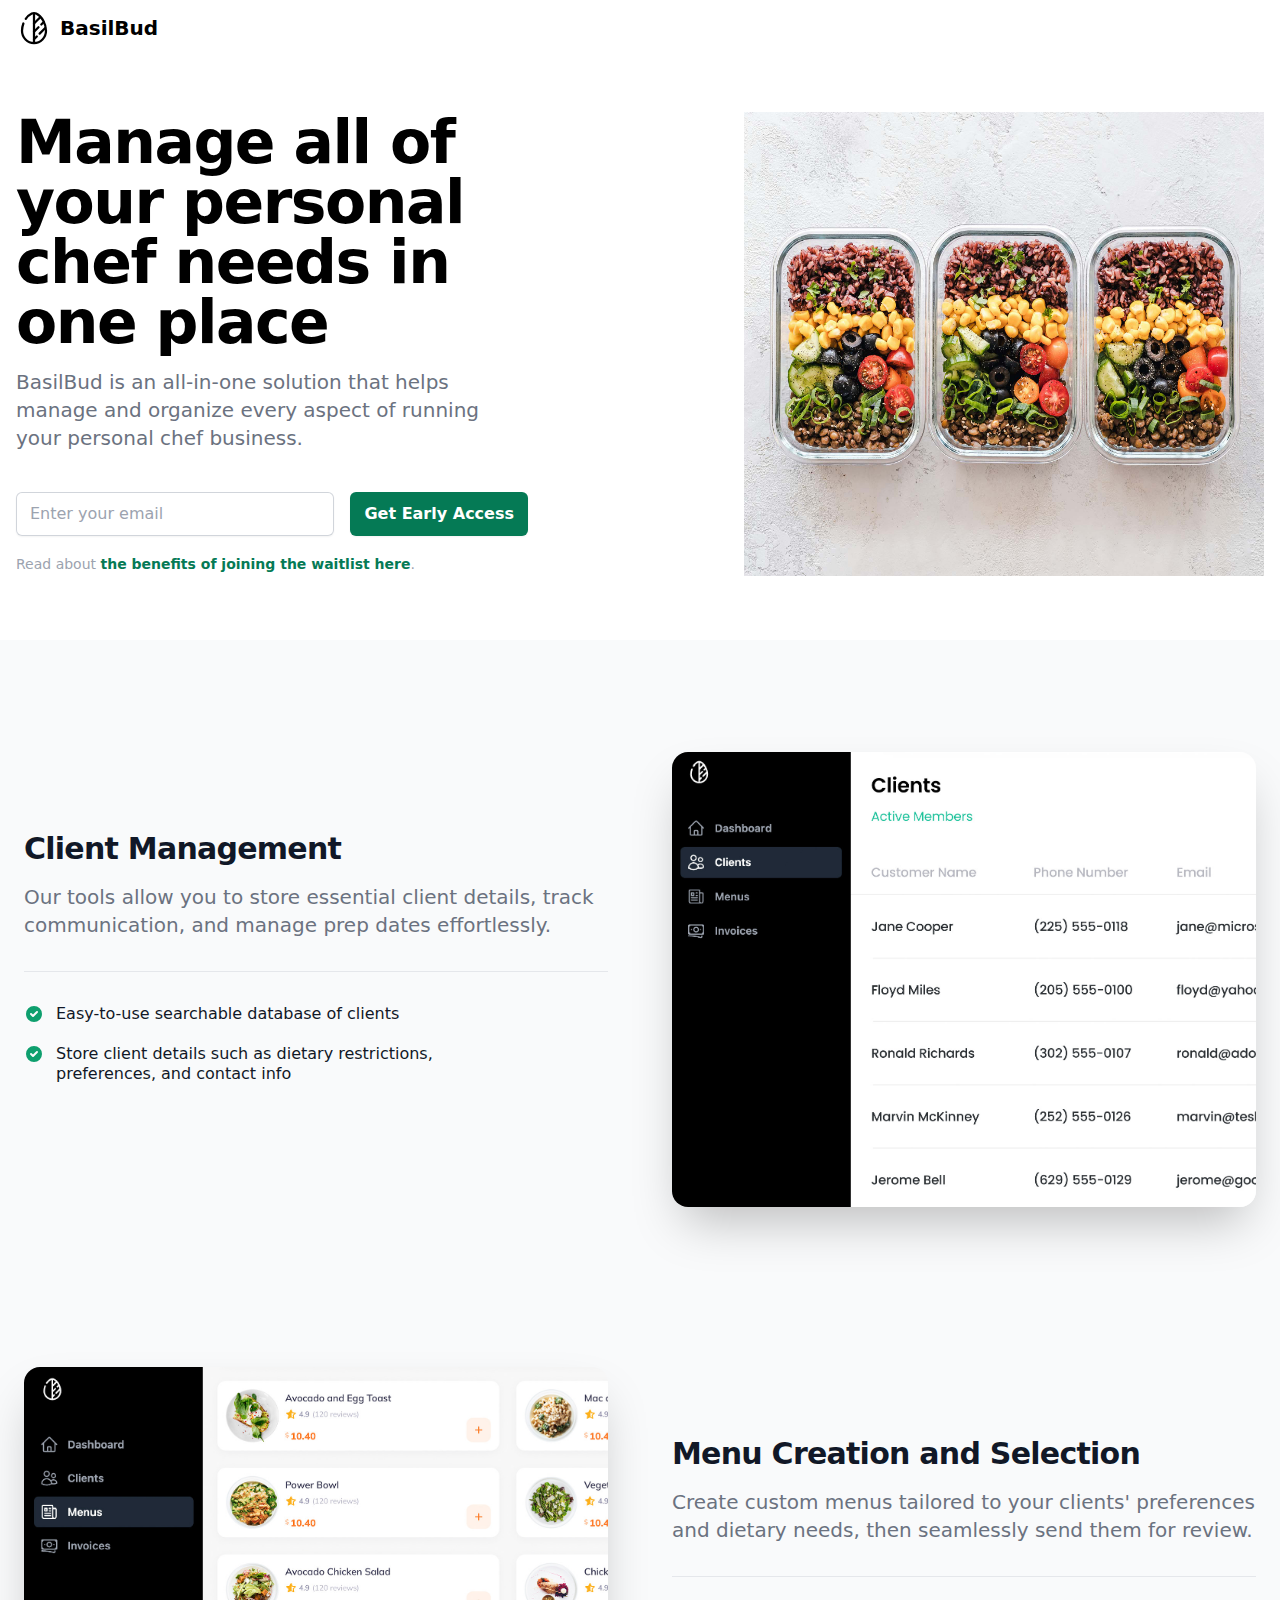
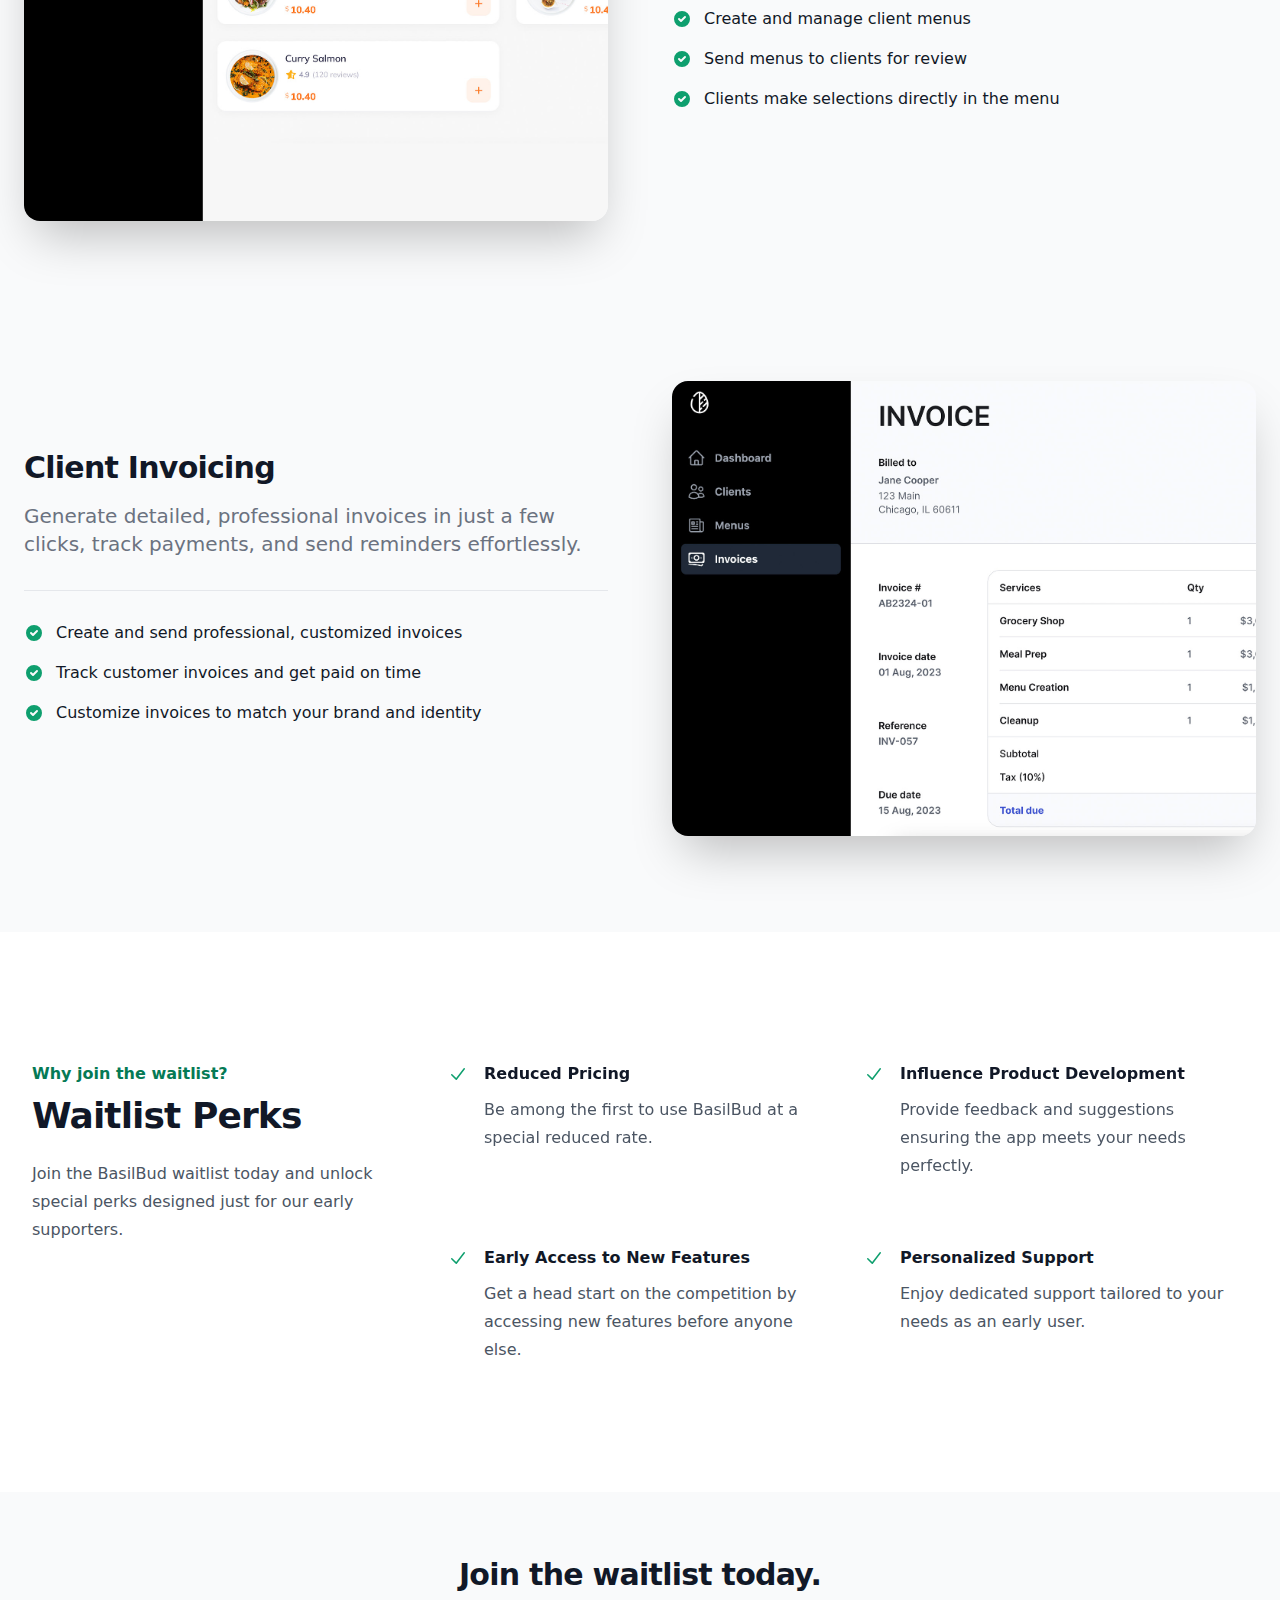
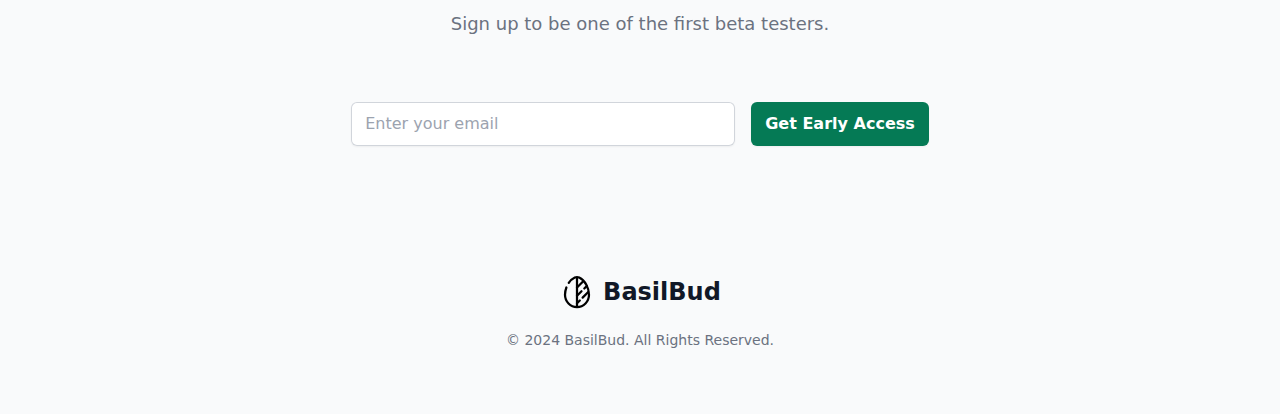
<file: index.html>
<!DOCTYPE html>
 <html lang="en">
<head>
  <link rel="canonical" href="https://basilbud.com" />
  <meta charset="UTF-8">
  <meta http-equiv="X-UA-Compatible" content="IE=edge">
  <meta name="viewport" content="width=device-width, initial-scale=1.0">
  <title>BasilBud - Personal Chef App</title>

  <!-- Meta SEO -->
  <meta name="title" content="BasilBud - Personal Chef App">
  <meta name="description" content="Manage all of your personal chef needs in one place.">
  <meta name="robots" content="index, follow">
  <meta http-equiv="Content-Type" content="text/html; charset=utf-8">
  <meta name="language" content="English">
  <meta name="author" content="BasilBud">

  <!-- Social media share -->
  <meta property="og:title" content="BasilBud - Personal Chef App">
  <meta property="og:site_name" content="BasilBud">
  <meta property="og:url" content="https://basilbud.com" />
  <meta property="og:description" content="Manage all of your personal chef needs in one place.">
  <meta property="og:type" content="" />
  <meta property="og:image" content="https://basilbud.com/images/screen.jpg" />
  <meta name="twitter:card" content="summary" />
  <meta name="twitter:site" content="@stevenwanderski" />
  <meta name="twitter:creator" content="@stevenwanderski" />

  <!-- Favicon -->
  <link rel="icon" type="image/png" href="/images/logo-leaf.svg">
  <link href="/output.css" rel="stylesheet">

  <script defer data-domain="basilbud.com" src="https://plausible.io/js/script.js"></script>
</head>

<body>
  <header class="fixed w-full">
    <nav class="bg-white border-gray-200 py-2.5 dark:bg-gray-900">
      <div class="flex flex-wrap items-center justify-between max-w-screen-xl px-4 mx-auto">
        <a href="/" class="flex items-center">
          <img src="/images/logo-leaf.svg" class="h-6 mr-2 sm:h-9" alt="BasilBud Logo" />
          <span class="self-center text-xl font-semibold whitespace-nowrap dark:text-white">BasilBud</span>
        </a>
      </div>
    </nav>
  </header>

  <!-- Start block -->
  <!-- HERO -->
  <section class="bg-white dark:bg-gray-900">
    <div class="grid max-w-screen-xl px-4 pt-20 pb-8 mx-auto lg:gap-8 xl:gap-0 lg:py-16 lg:grid-cols-12 lg:pt-28">
      <div class="mr-auto place-self-center lg:col-span-7">
        <h1 class="max-w-lg mb-4 text-4xl font-extrabold leading-none tracking-tight md:text-5xl xl:text-6xl dark:text-white">
          Manage all of your personal chef needs in one place
        </h1>

        <p class="max-w-lg mb-6 font-light text-gray-500 lg:mb-8 md:text-lg lg:text-xl dark:text-gray-400">
          BasilBud is an all-in-one solution that helps manage and organize every aspect of running your personal chef business.
        </p>

        <form class="mt-10 max-w-lg" name="waitlist" data-netlify="true" action="/success" method="POST">
          <div class="flex gap-x-4">
            <label for="email-address" class="sr-only">Email address</label>
            <input id="email-address" name="email" type="email" autocomplete="email" required class="min-w-0 flex-auto rounded-md border-0 px-3.5 py-2 text-gray-900 shadow-sm ring-1 ring-inset ring-gray-300 placeholder:text-gray-400 focus:ring-2 focus:ring-inset focus:ring-green-600 sm:text-md sm:leading-6" placeholder="Enter your email">
            <button type="submit" class="flex-none rounded-md bg-green-600 px-3.5 py-2.5 text-md font-semibold text-white shadow-sm hover:bg-green-500 focus-visible:outline focus-visible:outline-2 focus-visible:outline-offset-2 focus-visible:outline-green-600">
              Get Early Access
            </button>
          </div>
          <p class="mt-4 text-sm leading-6 text-gray-400">
            Read about <a href="#benefits" class="font-semibold text-green-600 hover:text-green-500">the benefits of joining the waitlist here</a>.
          </p>
        </form>
      </div>

      <div class="hidden lg:mt-0 lg:col-span-5 lg:flex">
        <img src="/images/hero.jpg" />
      </div>
    </div>
  </section>
  <!-- End block -->

  <!-- Start block -->
  <!-- FEATURES -->
  <section class="bg-gray-50 dark:bg-gray-800">
    <div class="max-w-screen-xl px-4 py-8 mx-auto space-y-32 lg:space-y-36 lg:py-24 lg:px-6">

      <!-- Row -->
      <div class="items-center gap-8 lg:grid lg:grid-cols-2 xl:gap-16">
        <div class="text-gray-500 sm:text-lg dark:text-gray-400">
          <h2 class="mb-4 text-3xl font-extrabold tracking-tight text-gray-900 dark:text-white">
            Client Management
          </h2>
          <p class="mb-8 font-light lg:text-xl">
            Our tools allow you to store essential client details, track communication, and manage prep dates effortlessly.
          </p>

          <!-- List -->
          <ul role="list" class="pt-8 space-y-5 border-t border-gray-200 my-7 dark:border-gray-700">
            <li class="flex space-x-3">
              <!-- Icon -->
              <svg class="flex-shrink-0 w-5 h-5 text-green-500 dark:text-green-400" fill="currentColor" viewBox="0 0 20 20" xmlns="http://www.w3.org/2000/svg"><path fill-rule="evenodd" d="M10 18a8 8 0 100-16 8 8 0 000 16zm3.707-9.293a1 1 0 00-1.414-1.414L9 10.586 7.707 9.293a1 1 0 00-1.414 1.414l2 2a1 1 0 001.414 0l4-4z" clip-rule="evenodd"></path></svg>
              <span class="text-base font-medium leading-tight text-gray-900 dark:text-white">
                Easy-to-use searchable database of clients
              </span>
            </li>
            <li class="flex space-x-3">
              <!-- Icon -->
              <svg class="flex-shrink-0 w-5 h-5 text-green-500 dark:text-green-400" fill="currentColor" viewBox="0 0 20 20" xmlns="http://www.w3.org/2000/svg"><path fill-rule="evenodd" d="M10 18a8 8 0 100-16 8 8 0 000 16zm3.707-9.293a1 1 0 00-1.414-1.414L9 10.586 7.707 9.293a1 1 0 00-1.414 1.414l2 2a1 1 0 001.414 0l4-4z" clip-rule="evenodd"></path></svg>
              <span class="text-base max-w-sm font-medium leading-tight text-gray-900 dark:text-white">
                Store client details such as dietary restrictions, preferences, and contact info
              </span>
            </li>
          </ul>
        </div>
        <img class="w-full my-10 shadow-lg lg:w-full lg:my-4 rounded-2xl lg:mb-0 lg:flex lg:shadow-2xl" src="/images/screen-shot-clients.jpg" alt="dashboard feature image">
      </div>

      <!-- Row -->
      <div class="items-center lg:gap-8 grid lg:grid-cols-2 xl:gap-16">
        <img class="order-last lg:order-first w-full mt-10 shadow-lg lg:w-full lg:my-4 rounded-2xl lg:mb-0 lg:flex lg:shadow-2xl" src="/images/screen-shot-menus.jpg" alt="feature image 2">
        <div class="text-gray-500 sm:text-lg dark:text-gray-400">
          <h2 class="mb-4 text-3xl font-extrabold tracking-tight text-gray-900 dark:text-white">
            Menu Creation and Selection
          </h2>

          <p class="mb-8 font-light lg:text-xl">
            Create custom menus tailored to your clients' preferences and dietary needs, then seamlessly send them for review.
          </p>

          <!-- List -->
          <ul role="list" class="pt-8 space-y-5 border-t border-gray-200 mt-7 lg:my-7 dark:border-gray-700">
            <li class="flex space-x-3">
              <!-- Icon -->
              <svg class="flex-shrink-0 w-5 h-5 text-green-500 dark:text-green-400" fill="currentColor" viewBox="0 0 20 20" xmlns="http://www.w3.org/2000/svg"><path fill-rule="evenodd" d="M10 18a8 8 0 100-16 8 8 0 000 16zm3.707-9.293a1 1 0 00-1.414-1.414L9 10.586 7.707 9.293a1 1 0 00-1.414 1.414l2 2a1 1 0 001.414 0l4-4z" clip-rule="evenodd"></path></svg>
              <span class="text-base font-medium leading-tight text-gray-900 dark:text-white">
                Create and manage client menus
              </span>
            </li>
            <li class="flex space-x-3">
              <!-- Icon -->
              <svg class="flex-shrink-0 w-5 h-5 text-green-500 dark:text-green-400" fill="currentColor" viewBox="0 0 20 20" xmlns="http://www.w3.org/2000/svg"><path fill-rule="evenodd" d="M10 18a8 8 0 100-16 8 8 0 000 16zm3.707-9.293a1 1 0 00-1.414-1.414L9 10.586 7.707 9.293a1 1 0 00-1.414 1.414l2 2a1 1 0 001.414 0l4-4z" clip-rule="evenodd"></path></svg>
              <span class="text-base font-medium leading-tight text-gray-900 dark:text-white">
                Send menus to clients for review
              </span>
            </li>
            <li class="flex space-x-3">
              <!-- Icon -->
              <svg class="flex-shrink-0 w-5 h-5 text-green-500 dark:text-green-400" fill="currentColor" viewBox="0 0 20 20" xmlns="http://www.w3.org/2000/svg"><path fill-rule="evenodd" d="M10 18a8 8 0 100-16 8 8 0 000 16zm3.707-9.293a1 1 0 00-1.414-1.414L9 10.586 7.707 9.293a1 1 0 00-1.414 1.414l2 2a1 1 0 001.414 0l4-4z" clip-rule="evenodd"></path></svg>
              <span class="text-base font-medium leading-tight text-gray-900 dark:text-white">
                Clients make selections directly in the menu
              </span>
            </li>
          </ul>
        </div>
      </div>

      <!-- Row -->
      <div class="items-center gap-8 lg:grid lg:grid-cols-2 xl:gap-16">
        <div class="text-gray-500 sm:text-lg dark:text-gray-400">
          <h2 class="mb-4 text-3xl font-extrabold tracking-tight text-gray-900 dark:text-white">
            Client Invoicing
          </h2>
          <p class="mb-8 font-light lg:text-xl">
            Generate detailed, professional invoices in just a few clicks, track payments, and send reminders effortlessly.
          </p>

          <!-- List -->
          <ul role="list" class="pt-8 space-y-5 border-t border-gray-200 my-7 dark:border-gray-700">
            <li class="flex space-x-3">
              <!-- Icon -->
              <svg class="flex-shrink-0 w-5 h-5 text-green-500 dark:text-green-400" fill="currentColor" viewBox="0 0 20 20" xmlns="http://www.w3.org/2000/svg"><path fill-rule="evenodd" d="M10 18a8 8 0 100-16 8 8 0 000 16zm3.707-9.293a1 1 0 00-1.414-1.414L9 10.586 7.707 9.293a1 1 0 00-1.414 1.414l2 2a1 1 0 001.414 0l4-4z" clip-rule="evenodd"></path></svg>
              <span class="text-base font-medium leading-tight text-gray-900 dark:text-white">
                Create and send professional, customized invoices
              </span>
            </li>
            <li class="flex space-x-3">
              <!-- Icon -->
              <svg class="flex-shrink-0 w-5 h-5 text-green-500 dark:text-green-400" fill="currentColor" viewBox="0 0 20 20" xmlns="http://www.w3.org/2000/svg"><path fill-rule="evenodd" d="M10 18a8 8 0 100-16 8 8 0 000 16zm3.707-9.293a1 1 0 00-1.414-1.414L9 10.586 7.707 9.293a1 1 0 00-1.414 1.414l2 2a1 1 0 001.414 0l4-4z" clip-rule="evenodd"></path></svg>
              <span class="text-base font-medium leading-tight text-gray-900 dark:text-white">
                Track customer invoices and get paid on time
              </span>
            </li>
            <li class="flex space-x-3">
              <!-- Icon -->
              <svg class="flex-shrink-0 w-5 h-5 text-green-500 dark:text-green-400" fill="currentColor" viewBox="0 0 20 20" xmlns="http://www.w3.org/2000/svg"><path fill-rule="evenodd" d="M10 18a8 8 0 100-16 8 8 0 000 16zm3.707-9.293a1 1 0 00-1.414-1.414L9 10.586 7.707 9.293a1 1 0 00-1.414 1.414l2 2a1 1 0 001.414 0l4-4z" clip-rule="evenodd"></path></svg>
              <span class="text-base font-medium leading-tight text-gray-900 dark:text-white">
                Customize invoices to match your brand and identity
              </span>
            </li>
          </ul>
        </div>
        <img class="w-full my-10 shadow-lg lg:w-full lg:my-4 rounded-2xl lg:mb-0 lg:flex lg:shadow-2xl" src="/images/screen-shot-invoices.jpg" alt="dashboard feature image">
      </div>

    </div>

  </section>
  <!-- End block -->

  <!-- Start block -->
  <!-- WAITLIST BENEFITS -->
  <div id="benefits" class="bg-white py-24 sm:py-32">
    <div class="mx-auto max-w-7xl px-6 lg:px-8">
      <div class="mx-auto grid max-w-2xl grid-cols-1 gap-x-8 gap-y-16 sm:gap-y-20 lg:mx-0 lg:max-w-none lg:grid-cols-3">
        <div>
          <h2 class="text-base font-semibold leading-7 text-green-600">
            Why join the waitlist?
          </h2>

          <p class="mt-2 text-3xl font-bold tracking-tight text-gray-900 sm:text-4xl">
            Waitlist Perks
          </p>

          <p class="mt-6 text-base leading-7 text-gray-600">
            Join the BasilBud waitlist today and unlock special perks designed just for our early supporters.
          </p>
        </div>

        <dl class="col-span-2 grid grid-cols-1 gap-x-8 gap-y-10 text-base leading-7 text-gray-600 sm:grid-cols-2 lg:gap-y-16">
          <div class="relative pl-9">
            <dt class="font-semibold text-gray-900">
              <svg class="absolute left-0 top-1 h-5 w-5 text-green-500" viewBox="0 0 20 20" fill="currentColor" aria-hidden="true">
                <path fill-rule="evenodd" d="M16.704 4.153a.75.75 0 01.143 1.052l-8 10.5a.75.75 0 01-1.127.075l-4.5-4.5a.75.75 0 011.06-1.06l3.894 3.893 7.48-9.817a.75.75 0 011.05-.143z" clip-rule="evenodd" />
              </svg>
              Reduced Pricing
            </dt>
            <dd class="mt-2">
              Be among the first to use BasilBud at a special reduced rate.
            </dd>
          </div>
          <div class="relative pl-9">
            <dt class="font-semibold text-gray-900">
              <svg class="absolute left-0 top-1 h-5 w-5 text-green-500" viewBox="0 0 20 20" fill="currentColor" aria-hidden="true">
                <path fill-rule="evenodd" d="M16.704 4.153a.75.75 0 01.143 1.052l-8 10.5a.75.75 0 01-1.127.075l-4.5-4.5a.75.75 0 011.06-1.06l3.894 3.893 7.48-9.817a.75.75 0 011.05-.143z" clip-rule="evenodd" />
              </svg>
              Influence Product Development
            </dt>
            <dd class="mt-2">
              Provide feedback and suggestions ensuring the app meets your needs perfectly.
            </dd>
          </div>
          <div class="relative pl-9">
            <dt class="font-semibold text-gray-900">
              <svg class="absolute left-0 top-1 h-5 w-5 text-green-500" viewBox="0 0 20 20" fill="currentColor" aria-hidden="true">
                <path fill-rule="evenodd" d="M16.704 4.153a.75.75 0 01.143 1.052l-8 10.5a.75.75 0 01-1.127.075l-4.5-4.5a.75.75 0 011.06-1.06l3.894 3.893 7.48-9.817a.75.75 0 011.05-.143z" clip-rule="evenodd" />
              </svg>
              Early Access to New Features
            </dt>
            <dd class="mt-2">
              Get a head start on the competition by accessing new features before anyone else.
            </dd>
          </div>
          <div class="relative pl-9">
            <dt class="font-semibold text-gray-900">
              <svg class="absolute left-0 top-1 h-5 w-5 text-green-500" viewBox="0 0 20 20" fill="currentColor" aria-hidden="true">
                <path fill-rule="evenodd" d="M16.704 4.153a.75.75 0 01.143 1.052l-8 10.5a.75.75 0 01-1.127.075l-4.5-4.5a.75.75 0 011.06-1.06l3.894 3.893 7.48-9.817a.75.75 0 011.05-.143z" clip-rule="evenodd" />
              </svg>
              Personalized Support
            </dt>
            <dd class="mt-2">
              Enjoy dedicated support tailored to your needs as an early user.
            </dd>
          </div>
        </dl>
      </div>
    </div>
  </div>
  <!-- End block -->

  <!-- Start block -->
  <!-- START TRIAL -->
  <section class="bg-gray-50 dark:bg-gray-800">
    <div class="max-w-screen-xl px-4 py-8 mx-auto lg:py-16 lg:px-6">
      <div class="max-w-screen-sm mx-auto flex flex-col items-center">
        <h2 class="mb-4 text-3xl font-extrabold leading-tight tracking-tight text-gray-900 dark:text-white">
          Join the waitlist today.
        </h2>

        <p class="mb-6 font-light text-gray-500 dark:text-gray-400 md:text-lg">
          Sign up to be one of the first beta testers.
        </p>

        <form class="mt-10 w-full flex justify-center" name="waitlist" method="POST" action="/success">
          <div class="flex gap-x-4 w-full justify-center">
            <label for="email-address" class="sr-only">Email address</label>
            <input id="email-address" name="email" type="email" autocomplete="email" required class="min-w-0 max-w-sm flex-auto rounded-md border-0 px-3.5 py-2 text-gray-900 shadow-sm ring-1 ring-inset ring-gray-300 placeholder:text-gray-400 focus:ring-2 focus:ring-inset focus:ring-green-600 sm:text-md sm:leading-6" placeholder="Enter your email">
            <button type="submit" class="flex-none rounded-md bg-green-600 px-3.5 py-2.5 text-md font-semibold text-white shadow-sm hover:bg-green-500 focus-visible:outline focus-visible:outline-2 focus-visible:outline-offset-2 focus-visible:outline-green-600">
              Get Early Access
            </button>
          </div>
        </form>

      </div>
    </div>
  </section>

  <!-- End block -->
  <footer class="bg-gray-50 dark:bg-gray-800">
    <div class="max-w-screen-xl p-4 py-6 mx-auto lg:py-16 md:p-8 lg:p-10">
      <div class="text-center">
        <div class="flex items-center justify-center mb-5 text-2xl font-semibold text-gray-900 dark:text-white">
          <img src="/images/logo-leaf.svg" class="h-6 mr-2 sm:h-9" alt="BasilBud Logo" />
          BasilBud
        </div>

        <span class="block text-sm text-center text-gray-500 dark:text-gray-400">
          © 2024 BasilBud. All Rights Reserved.
        </span>
      </div>
    </div>
  </footer>
</body>
</html>
</file>
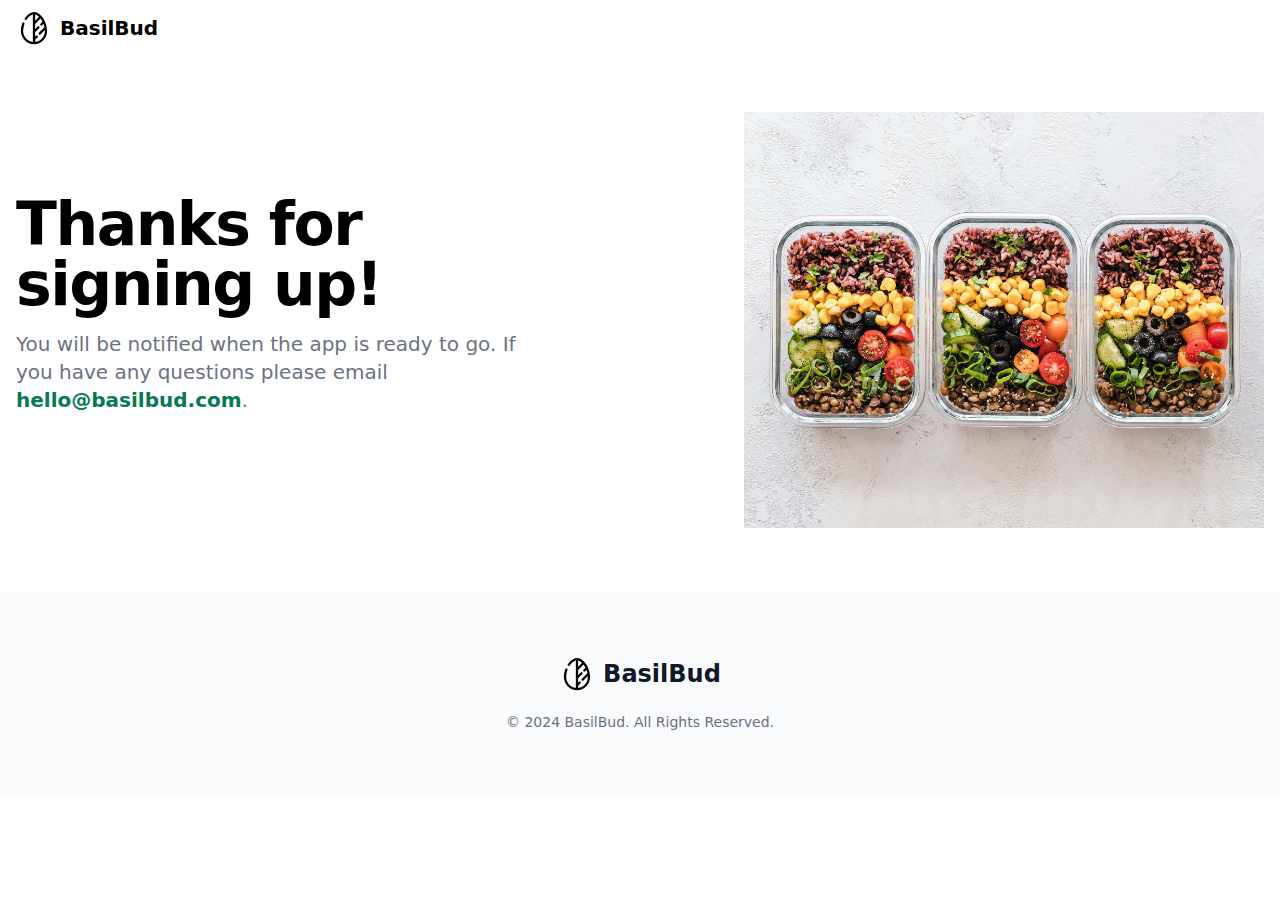
<file: success/index.html>
<!DOCTYPE html>
 <html lang="en">
<head>
  <link rel="canonical" href="https://basilbud.com" />
  <meta charset="UTF-8">
  <meta http-equiv="X-UA-Compatible" content="IE=edge">
  <meta name="viewport" content="width=device-width, initial-scale=1.0">
  <title>BasilBud - Personal Chef App</title>

  <!-- Meta SEO -->
  <meta name="title" content="BasilBud - Personal Chef App">
  <meta name="description" content="Manage all of your personal chef needs in one place.">
  <meta name="robots" content="index, follow">
  <meta http-equiv="Content-Type" content="text/html; charset=utf-8">
  <meta name="language" content="English">
  <meta name="author" content="BasilBud">

  <!-- Social media share -->
  <meta property="og:title" content="BasilBud - Personal Chef App">
  <meta property="og:site_name" content="BasilBud">
  <meta property="og:url" content="https://basilbud.com" />
  <meta property="og:description" content="Manage all of your personal chef needs in one place.">
  <meta property="og:type" content="" />
  <meta property="og:image" content="https://basilbud.com/images/screen.jpg" />
  <meta name="twitter:card" content="summary" />
  <meta name="twitter:site" content="@stevenwanderski" />
  <meta name="twitter:creator" content="@stevenwanderski" />

  <!-- Favicon -->
  <link rel="icon" type="image/png" href="/images/logo-leaf.svg">
  <link href="/output.css" rel="stylesheet">

  <script defer data-domain="basilbud.com" src="https://plausible.io/js/script.js"></script>
</head>

<body>
  <header class="fixed w-full">
    <nav class="bg-white border-gray-200 py-2.5 dark:bg-gray-900">
      <div class="flex flex-wrap items-center justify-between max-w-screen-xl px-4 mx-auto">
        <a href="/" class="flex items-center">
          <img src="/images/logo-leaf.svg" class="h-6 mr-2 sm:h-9" alt="BasilBud Logo" />
          <span class="self-center text-xl font-semibold whitespace-nowrap dark:text-white">BasilBud</span>
        </a>
      </div>
    </nav>
  </header>

  <!-- Start block -->
  <!-- HERO -->
  <section class="bg-white dark:bg-gray-900">
    <div class="grid max-w-screen-xl px-4 pt-20 pb-8 mx-auto lg:gap-8 xl:gap-0 lg:py-16 lg:grid-cols-12 lg:pt-28">
      <div class="mr-auto place-self-center lg:col-span-7">
        <h1 class="max-w-lg mb-4 text-4xl font-extrabold leading-none tracking-tight md:text-5xl xl:text-6xl dark:text-white">
          Thanks for signing up!
        </h1>

        <p class="max-w-lg mb-6 font-light text-gray-500 lg:mb-8 md:text-lg lg:text-xl dark:text-gray-400">
          You will be notified when the app is ready to go. If you have any questions please email <a href="mailto:hello@basilbud.com" class="font-semibold text-green-600 hover:text-green-500">hello@basilbud.com</a>.
        </p>
      </div>

      <div class="hidden lg:mt-0 lg:col-span-5 lg:flex">
        <img src="/images/hero.jpg" />
      </div>
    </div>
  </section>
  <!-- End block -->

  <!-- End block -->
  <footer class="bg-gray-50 dark:bg-gray-800">
    <div class="max-w-screen-xl p-4 py-6 mx-auto lg:py-16 md:p-8 lg:p-10">
      <div class="text-center">
        <div class="flex items-center justify-center mb-5 text-2xl font-semibold text-gray-900 dark:text-white">
          <img src="/images/logo-leaf.svg" class="h-6 mr-2 sm:h-9" alt="BasilBud Logo" />
          BasilBud
        </div>

        <span class="block text-sm text-center text-gray-500 dark:text-gray-400">
          © 2024 BasilBud. All Rights Reserved.
        </span>
      </div>
    </div>
  </footer>
</body>
</html>
</file>
<file: output.css>
/*
! tailwindcss v3.1.4 | MIT License | https://tailwindcss.com
*/

/*
1. Prevent padding and border from affecting element width. (https://github.com/mozdevs/cssremedy/issues/4)
2. Allow adding a border to an element by just adding a border-width. (https://github.com/tailwindcss/tailwindcss/pull/116)
*/

*,
::before,
::after {
  box-sizing: border-box;
  /* 1 */
  border-width: 0;
  /* 2 */
  border-style: solid;
  /* 2 */
  border-color: #E5E7EB;
  /* 2 */
}

::before,
::after {
  --tw-content: '';
}

/*
1. Use a consistent sensible line-height in all browsers.
2. Prevent adjustments of font size after orientation changes in iOS.
3. Use a more readable tab size.
4. Use the user's configured `sans` font-family by default.
*/

html {
  line-height: 1.5;
  /* 1 */
  -webkit-text-size-adjust: 100%;
  /* 2 */
  -moz-tab-size: 4;
  /* 3 */
  -o-tab-size: 4;
     tab-size: 4;
  /* 3 */
  font-family: ui-sans-serif, system-ui, -apple-system, BlinkMacSystemFont, "Segoe UI", Roboto, "Helvetica Neue", Arial, "Noto Sans", sans-serif, "Apple Color Emoji", "Segoe UI Emoji", "Segoe UI Symbol", "Noto Color Emoji";
  /* 4 */
}

/*
1. Remove the margin in all browsers.
2. Inherit line-height from `html` so users can set them as a class directly on the `html` element.
*/

body {
  margin: 0;
  /* 1 */
  line-height: inherit;
  /* 2 */
}

/*
1. Add the correct height in Firefox.
2. Correct the inheritance of border color in Firefox. (https://bugzilla.mozilla.org/show_bug.cgi?id=190655)
3. Ensure horizontal rules are visible by default.
*/

hr {
  height: 0;
  /* 1 */
  color: inherit;
  /* 2 */
  border-top-width: 1px;
  /* 3 */
}

/*
Add the correct text decoration in Chrome, Edge, and Safari.
*/

abbr:where([title]) {
  -webkit-text-decoration: underline dotted;
          text-decoration: underline dotted;
}

/*
Remove the default font size and weight for headings.
*/

h1,
h2,
h3,
h4,
h5,
h6 {
  font-size: inherit;
  font-weight: inherit;
}

/*
Reset links to optimize for opt-in styling instead of opt-out.
*/

a {
  color: inherit;
  text-decoration: inherit;
}

/*
Add the correct font weight in Edge and Safari.
*/

b,
strong {
  font-weight: bolder;
}

/*
1. Use the user's configured `mono` font family by default.
2. Correct the odd `em` font sizing in all browsers.
*/

code,
kbd,
samp,
pre {
  font-family: ui-monospace, SFMono-Regular, Menlo, Monaco, Consolas, "Liberation Mono", "Courier New", monospace;
  /* 1 */
  font-size: 1em;
  /* 2 */
}

/*
Add the correct font size in all browsers.
*/

small {
  font-size: 80%;
}

/*
Prevent `sub` and `sup` elements from affecting the line height in all browsers.
*/

sub,
sup {
  font-size: 75%;
  line-height: 0;
  position: relative;
  vertical-align: baseline;
}

sub {
  bottom: -0.25em;
}

sup {
  top: -0.5em;
}

/*
1. Remove text indentation from table contents in Chrome and Safari. (https://bugs.chromium.org/p/chromium/issues/detail?id=999088, https://bugs.webkit.org/show_bug.cgi?id=201297)
2. Correct table border color inheritance in all Chrome and Safari. (https://bugs.chromium.org/p/chromium/issues/detail?id=935729, https://bugs.webkit.org/show_bug.cgi?id=195016)
3. Remove gaps between table borders by default.
*/

table {
  text-indent: 0;
  /* 1 */
  border-color: inherit;
  /* 2 */
  border-collapse: collapse;
  /* 3 */
}

/*
1. Change the font styles in all browsers.
2. Remove the margin in Firefox and Safari.
3. Remove default padding in all browsers.
*/

button,
input,
optgroup,
select,
textarea {
  font-family: inherit;
  /* 1 */
  font-size: 100%;
  /* 1 */
  font-weight: inherit;
  /* 1 */
  line-height: inherit;
  /* 1 */
  color: inherit;
  /* 1 */
  margin: 0;
  /* 2 */
  padding: 0;
  /* 3 */
}

/*
Remove the inheritance of text transform in Edge and Firefox.
*/

button,
select {
  text-transform: none;
}

/*
1. Correct the inability to style clickable types in iOS and Safari.
2. Remove default button styles.
*/

button,
[type='button'],
[type='reset'],
[type='submit'] {
  -webkit-appearance: button;
  /* 1 */
  background-color: transparent;
  /* 2 */
  background-image: none;
  /* 2 */
}

/*
Use the modern Firefox focus style for all focusable elements.
*/

:-moz-focusring {
  outline: auto;
}

/*
Remove the additional `:invalid` styles in Firefox. (https://github.com/mozilla/gecko-dev/blob/2f9eacd9d3d995c937b4251a5557d95d494c9be1/layout/style/res/forms.css#L728-L737)
*/

:-moz-ui-invalid {
  box-shadow: none;
}

/*
Add the correct vertical alignment in Chrome and Firefox.
*/

progress {
  vertical-align: baseline;
}

/*
Correct the cursor style of increment and decrement buttons in Safari.
*/

::-webkit-inner-spin-button,
::-webkit-outer-spin-button {
  height: auto;
}

/*
1. Correct the odd appearance in Chrome and Safari.
2. Correct the outline style in Safari.
*/

[type='search'] {
  -webkit-appearance: textfield;
  /* 1 */
  outline-offset: -2px;
  /* 2 */
}

/*
Remove the inner padding in Chrome and Safari on macOS.
*/

::-webkit-search-decoration {
  -webkit-appearance: none;
}

/*
1. Correct the inability to style clickable types in iOS and Safari.
2. Change font properties to `inherit` in Safari.
*/

::-webkit-file-upload-button {
  -webkit-appearance: button;
  /* 1 */
  font: inherit;
  /* 2 */
}

/*
Add the correct display in Chrome and Safari.
*/

summary {
  display: list-item;
}

/*
Removes the default spacing and border for appropriate elements.
*/

blockquote,
dl,
dd,
h1,
h2,
h3,
h4,
h5,
h6,
hr,
figure,
p,
pre {
  margin: 0;
}

fieldset {
  margin: 0;
  padding: 0;
}

legend {
  padding: 0;
}

ol,
ul,
menu {
  list-style: none;
  margin: 0;
  padding: 0;
}

/*
Prevent resizing textareas horizontally by default.
*/

textarea {
  resize: vertical;
}

/*
1. Reset the default placeholder opacity in Firefox. (https://github.com/tailwindlabs/tailwindcss/issues/3300)
2. Set the default placeholder color to the user's configured gray 400 color.
*/

input::-moz-placeholder, textarea::-moz-placeholder {
  opacity: 1;
  /* 1 */
  color: #9CA3AF;
  /* 2 */
}

input:-ms-input-placeholder, textarea:-ms-input-placeholder {
  opacity: 1;
  /* 1 */
  color: #9CA3AF;
  /* 2 */
}

input::placeholder,
textarea::placeholder {
  opacity: 1;
  /* 1 */
  color: #9CA3AF;
  /* 2 */
}

/*
Set the default cursor for buttons.
*/

button,
[role="button"] {
  cursor: pointer;
}

/*
Make sure disabled buttons don't get the pointer cursor.
*/

:disabled {
  cursor: default;
}

/*
1. Make replaced elements `display: block` by default. (https://github.com/mozdevs/cssremedy/issues/14)
2. Add `vertical-align: middle` to align replaced elements more sensibly by default. (https://github.com/jensimmons/cssremedy/issues/14#issuecomment-634934210)
   This can trigger a poorly considered lint error in some tools but is included by design.
*/

img,
svg,
video,
canvas,
audio,
iframe,
embed,
object {
  display: block;
  /* 1 */
  vertical-align: middle;
  /* 2 */
}

/*
Constrain images and videos to the parent width and preserve their intrinsic aspect ratio. (https://github.com/mozdevs/cssremedy/issues/14)
*/

img,
video {
  max-width: 100%;
  height: auto;
}

[type='text'],[type='email'],[type='url'],[type='password'],[type='number'],[type='date'],[type='datetime-local'],[type='month'],[type='search'],[type='tel'],[type='time'],[type='week'],[multiple],textarea,select {
  -webkit-appearance: none;
     -moz-appearance: none;
          appearance: none;
  background-color: #fff;
  border-color: #6B7280;
  border-width: 1px;
  border-radius: 0px;
  padding-top: 0.5rem;
  padding-right: 0.75rem;
  padding-bottom: 0.5rem;
  padding-left: 0.75rem;
  font-size: 1rem;
  line-height: 1.5rem;
  --tw-shadow: 0 0 #0000;
}

[type='text']:focus, [type='email']:focus, [type='url']:focus, [type='password']:focus, [type='number']:focus, [type='date']:focus, [type='datetime-local']:focus, [type='month']:focus, [type='search']:focus, [type='tel']:focus, [type='time']:focus, [type='week']:focus, [multiple]:focus, textarea:focus, select:focus {
  outline: 2px solid transparent;
  outline-offset: 2px;
  --tw-ring-inset: var(--tw-empty,/*!*/ /*!*/);
  --tw-ring-offset-width: 0px;
  --tw-ring-offset-color: #fff;
  --tw-ring-color: #1C64F2;
  --tw-ring-offset-shadow: var(--tw-ring-inset) 0 0 0 var(--tw-ring-offset-width) var(--tw-ring-offset-color);
  --tw-ring-shadow: var(--tw-ring-inset) 0 0 0 calc(1px + var(--tw-ring-offset-width)) var(--tw-ring-color);
  box-shadow: var(--tw-ring-offset-shadow), var(--tw-ring-shadow), var(--tw-shadow);
  border-color: #1C64F2;
}

input::-moz-placeholder, textarea::-moz-placeholder {
  color: #6B7280;
  opacity: 1;
}

input:-ms-input-placeholder, textarea:-ms-input-placeholder {
  color: #6B7280;
  opacity: 1;
}

input::placeholder,textarea::placeholder {
  color: #6B7280;
  opacity: 1;
}

::-webkit-datetime-edit-fields-wrapper {
  padding: 0;
}

::-webkit-date-and-time-value {
  min-height: 1.5em;
}

select {
  background-image: url("data:image/svg+xml,%3csvg xmlns='http://www.w3.org/2000/svg' fill='none' viewBox='0 0 20 20'%3e%3cpath stroke='%236B7280' stroke-linecap='round' stroke-linejoin='round' stroke-width='1.5' d='M6 8l4 4 4-4'/%3e%3c/svg%3e");
  background-position: right 0.5rem center;
  background-repeat: no-repeat;
  background-size: 1.5em 1.5em;
  padding-right: 2.5rem;
  -webkit-print-color-adjust: exact;
     color-adjust: exact;
          print-color-adjust: exact;
}

[multiple] {
  background-image: initial;
  background-position: initial;
  background-repeat: unset;
  background-size: initial;
  padding-right: 0.75rem;
  -webkit-print-color-adjust: unset;
     color-adjust: unset;
          print-color-adjust: unset;
}

[type='checkbox'],[type='radio'] {
  -webkit-appearance: none;
     -moz-appearance: none;
          appearance: none;
  padding: 0;
  -webkit-print-color-adjust: exact;
     color-adjust: exact;
          print-color-adjust: exact;
  display: inline-block;
  vertical-align: middle;
  background-origin: border-box;
  -webkit-user-select: none;
     -moz-user-select: none;
      -ms-user-select: none;
          user-select: none;
  flex-shrink: 0;
  height: 1rem;
  width: 1rem;
  color: #1C64F2;
  background-color: #fff;
  border-color: #6B7280;
  border-width: 1px;
  --tw-shadow: 0 0 #0000;
}

[type='checkbox'] {
  border-radius: 0px;
}

[type='radio'] {
  border-radius: 100%;
}

[type='checkbox']:focus,[type='radio']:focus {
  outline: 2px solid transparent;
  outline-offset: 2px;
  --tw-ring-inset: var(--tw-empty,/*!*/ /*!*/);
  --tw-ring-offset-width: 2px;
  --tw-ring-offset-color: #fff;
  --tw-ring-color: #1C64F2;
  --tw-ring-offset-shadow: var(--tw-ring-inset) 0 0 0 var(--tw-ring-offset-width) var(--tw-ring-offset-color);
  --tw-ring-shadow: var(--tw-ring-inset) 0 0 0 calc(2px + var(--tw-ring-offset-width)) var(--tw-ring-color);
  box-shadow: var(--tw-ring-offset-shadow), var(--tw-ring-shadow), var(--tw-shadow);
}

[type='checkbox']:checked,[type='radio']:checked,.dark [type='checkbox']:checked,.dark [type='radio']:checked {
  border-color: transparent;
  background-color: currentColor;
  background-size: 100% 100%;
  background-position: center;
  background-repeat: no-repeat;
}

[type='checkbox']:checked {
  background-image: url("data:image/svg+xml,%3csvg viewBox='0 0 16 16' fill='white' xmlns='http://www.w3.org/2000/svg'%3e%3cpath d='M12.207 4.793a1 1 0 010 1.414l-5 5a1 1 0 01-1.414 0l-2-2a1 1 0 011.414-1.414L6.5 9.086l4.293-4.293a1 1 0 011.414 0z'/%3e%3c/svg%3e");
}

[type='radio']:checked {
  background-image: url("data:image/svg+xml,%3csvg viewBox='0 0 16 16' fill='white' xmlns='http://www.w3.org/2000/svg'%3e%3ccircle cx='8' cy='8' r='3'/%3e%3c/svg%3e");
}

[type='checkbox']:indeterminate {
  background-image: url("data:image/svg+xml,%3csvg xmlns='http://www.w3.org/2000/svg' fill='none' viewBox='0 0 16 16'%3e%3cpath stroke='white' stroke-linecap='round' stroke-linejoin='round' stroke-width='2' d='M4 8h8'/%3e%3c/svg%3e");
  border-color: transparent;
  background-color: currentColor;
  background-size: 100% 100%;
  background-position: center;
  background-repeat: no-repeat;
}

[type='checkbox']:indeterminate:hover,[type='checkbox']:indeterminate:focus {
  border-color: transparent;
  background-color: currentColor;
}

[type='file'] {
  background: unset;
  border-color: inherit;
  border-width: 0;
  border-radius: 0;
  padding: 0;
  font-size: unset;
  line-height: inherit;
}

[type='file']:focus {
  outline: 1px auto inherit;
}

input[type=file]::-webkit-file-upload-button {
  color: white;
  background: #1F2937;
  border: 0;
  font-weight: 500;
  font-size: 0.875rem;
  cursor: pointer;
  padding-top: 0.625rem;
  padding-bottom: 0.625rem;
  padding-left: 2rem;
  padding-right: 1rem;
  -webkit-margin-start: -1rem;
          margin-inline-start: -1rem;
  -webkit-margin-end: 1rem;
          margin-inline-end: 1rem;
}

input[type=file]::file-selector-button {
  color: white;
  background: #1F2937;
  border: 0;
  font-weight: 500;
  font-size: 0.875rem;
  cursor: pointer;
  padding-top: 0.625rem;
  padding-bottom: 0.625rem;
  padding-left: 2rem;
  padding-right: 1rem;
  -webkit-margin-start: -1rem;
          margin-inline-start: -1rem;
  -webkit-margin-end: 1rem;
          margin-inline-end: 1rem;
}

input[type=file]::-webkit-file-upload-button:hover {
  background: #374151;
}

input[type=file]::file-selector-button:hover {
  background: #374151;
}

.dark input[type=file]::-webkit-file-upload-button {
  color: white;
  background: #4B5563;
}

.dark input[type=file]::file-selector-button {
  color: white;
  background: #4B5563;
}

.dark input[type=file]::-webkit-file-upload-button:hover {
  background: #6B7280;
}

.dark input[type=file]::file-selector-button:hover {
  background: #6B7280;
}

input[type="range"]::-webkit-slider-thumb {
  height: 1.25rem;
  width: 1.25rem;
  background: #1C64F2;
  border-radius: 9999px;
  border: 0;
  appearance: none;
  -moz-appearance: none;
  -webkit-appearance: none;
  cursor: pointer;
}

input[type="range"]:disabled::-webkit-slider-thumb {
  background: #9CA3AF;
}

.dark input[type="range"]:disabled::-webkit-slider-thumb {
  background: #6B7280;
}

input[type="range"]:focus::-webkit-slider-thumb {
  outline: 2px solid transparent;
  outline-offset: 2px;
  --tw-ring-offset-shadow: var(--tw-ring-inset) 0 0 0 var(--tw-ring-offset-width) var(--tw-ring-offset-color);
  --tw-ring-shadow: var(--tw-ring-inset) 0 0 0 calc(4px + var(--tw-ring-offset-width)) var(--tw-ring-color);
  box-shadow: var(--tw-ring-offset-shadow), var(--tw-ring-shadow), var(--tw-shadow, 0 0 #0000);
  --tw-ring-opacity: 1px;
  --tw-ring-color: rgb(164 202 254 / var(--tw-ring-opacity));
}

input[type="range"]::-moz-range-thumb {
  height: 1.25rem;
  width: 1.25rem;
  background: #1C64F2;
  border-radius: 9999px;
  border: 0;
  appearance: none;
  -moz-appearance: none;
  -webkit-appearance: none;
  cursor: pointer;
}

input[type="range"]:disabled::-moz-range-thumb {
  background: #9CA3AF;
}

.dark input[type="range"]:disabled::-moz-range-thumb {
  background: #6B7280;
}

input[type="range"]::-moz-range-progress {
  background: #3F83F8;
}

input[type="range"]::-ms-fill-lower {
  background: #3F83F8;
}

.toggle-bg:after {
  content: "";
  position: absolute;
  top: 0.125rem;
  left: 0.125rem;
  background: white;
  border-color: #D1D5DB;
  border-width: 1px;
  border-radius: 9999px;
  height: 1.25rem;
  width: 1.25rem;
  transition-property: background-color,border-color,color,fill,stroke,opacity,box-shadow,transform,filter,backdrop-filter,-webkit-backdrop-filter;
  transition-duration: .15s;
  box-shadow: var(--tw-ring-inset) 0 0 0 calc(0px + var(--tw-ring-offset-width)) var(--tw-ring-color);
}

input:checked + .toggle-bg:after {
  transform: translateX(100%);;
  border-color: white;
}

input:checked + .toggle-bg {
  background: #1C64F2;
  border-color: #1C64F2;
}

.tooltip-arrow,.tooltip-arrow:before {
  position: absolute;
  width: 8px;
  height: 8px;
  background: inherit;
}

.tooltip-arrow {
  visibility: hidden;
}

.tooltip-arrow:before {
  content: "";
  visibility: visible;
  transform: rotate(45deg);
}

[data-tooltip-style^='light'] + .tooltip > .tooltip-arrow:before {
  border-style: solid;
  border-color: #E5E7EB;
}

[data-tooltip-style^='light'] + .tooltip[data-popper-placement^='top'] > .tooltip-arrow:before {
  border-bottom-width: 1px;
  border-right-width: 1px;
}

[data-tooltip-style^='light'] + .tooltip[data-popper-placement^='right'] > .tooltip-arrow:before {
  border-bottom-width: 1px;
  border-left-width: 1px;
}

[data-tooltip-style^='light'] + .tooltip[data-popper-placement^='bottom'] > .tooltip-arrow:before {
  border-top-width: 1px;
  border-left-width: 1px;
}

[data-tooltip-style^='light'] + .tooltip[data-popper-placement^='left'] > .tooltip-arrow:before {
  border-top-width: 1px;
  border-right-width: 1px;
}

.tooltip[data-popper-placement^='top'] > .tooltip-arrow {
  bottom: -4px;
}

.tooltip[data-popper-placement^='bottom'] > .tooltip-arrow {
  top: -4px;
}

.tooltip[data-popper-placement^='left'] > .tooltip-arrow {
  right: -4px;
}

.tooltip[data-popper-placement^='right'] > .tooltip-arrow {
  left: -4px;
}

.tooltip.invisible > .tooltip-arrow:before {
  visibility: hidden;
}

*, ::before, ::after {
  --tw-border-spacing-x: 0;
  --tw-border-spacing-y: 0;
  --tw-translate-x: 0;
  --tw-translate-y: 0;
  --tw-rotate: 0;
  --tw-skew-x: 0;
  --tw-skew-y: 0;
  --tw-scale-x: 1;
  --tw-scale-y: 1;
  --tw-pan-x:  ;
  --tw-pan-y:  ;
  --tw-pinch-zoom:  ;
  --tw-scroll-snap-strictness: proximity;
  --tw-ordinal:  ;
  --tw-slashed-zero:  ;
  --tw-numeric-figure:  ;
  --tw-numeric-spacing:  ;
  --tw-numeric-fraction:  ;
  --tw-ring-inset:  ;
  --tw-ring-offset-width: 0px;
  --tw-ring-offset-color: #fff;
  --tw-ring-color: rgb(63 131 248 / 0.5);
  --tw-ring-offset-shadow: 0 0 #0000;
  --tw-ring-shadow: 0 0 #0000;
  --tw-shadow: 0 0 #0000;
  --tw-shadow-colored: 0 0 #0000;
  --tw-blur:  ;
  --tw-brightness:  ;
  --tw-contrast:  ;
  --tw-grayscale:  ;
  --tw-hue-rotate:  ;
  --tw-invert:  ;
  --tw-saturate:  ;
  --tw-sepia:  ;
  --tw-drop-shadow:  ;
  --tw-backdrop-blur:  ;
  --tw-backdrop-brightness:  ;
  --tw-backdrop-contrast:  ;
  --tw-backdrop-grayscale:  ;
  --tw-backdrop-hue-rotate:  ;
  --tw-backdrop-invert:  ;
  --tw-backdrop-opacity:  ;
  --tw-backdrop-saturate:  ;
  --tw-backdrop-sepia:  ;
}

::-webkit-backdrop {
  --tw-border-spacing-x: 0;
  --tw-border-spacing-y: 0;
  --tw-translate-x: 0;
  --tw-translate-y: 0;
  --tw-rotate: 0;
  --tw-skew-x: 0;
  --tw-skew-y: 0;
  --tw-scale-x: 1;
  --tw-scale-y: 1;
  --tw-pan-x:  ;
  --tw-pan-y:  ;
  --tw-pinch-zoom:  ;
  --tw-scroll-snap-strictness: proximity;
  --tw-ordinal:  ;
  --tw-slashed-zero:  ;
  --tw-numeric-figure:  ;
  --tw-numeric-spacing:  ;
  --tw-numeric-fraction:  ;
  --tw-ring-inset:  ;
  --tw-ring-offset-width: 0px;
  --tw-ring-offset-color: #fff;
  --tw-ring-color: rgb(63 131 248 / 0.5);
  --tw-ring-offset-shadow: 0 0 #0000;
  --tw-ring-shadow: 0 0 #0000;
  --tw-shadow: 0 0 #0000;
  --tw-shadow-colored: 0 0 #0000;
  --tw-blur:  ;
  --tw-brightness:  ;
  --tw-contrast:  ;
  --tw-grayscale:  ;
  --tw-hue-rotate:  ;
  --tw-invert:  ;
  --tw-saturate:  ;
  --tw-sepia:  ;
  --tw-drop-shadow:  ;
  --tw-backdrop-blur:  ;
  --tw-backdrop-brightness:  ;
  --tw-backdrop-contrast:  ;
  --tw-backdrop-grayscale:  ;
  --tw-backdrop-hue-rotate:  ;
  --tw-backdrop-invert:  ;
  --tw-backdrop-opacity:  ;
  --tw-backdrop-saturate:  ;
  --tw-backdrop-sepia:  ;
}

::backdrop {
  --tw-border-spacing-x: 0;
  --tw-border-spacing-y: 0;
  --tw-translate-x: 0;
  --tw-translate-y: 0;
  --tw-rotate: 0;
  --tw-skew-x: 0;
  --tw-skew-y: 0;
  --tw-scale-x: 1;
  --tw-scale-y: 1;
  --tw-pan-x:  ;
  --tw-pan-y:  ;
  --tw-pinch-zoom:  ;
  --tw-scroll-snap-strictness: proximity;
  --tw-ordinal:  ;
  --tw-slashed-zero:  ;
  --tw-numeric-figure:  ;
  --tw-numeric-spacing:  ;
  --tw-numeric-fraction:  ;
  --tw-ring-inset:  ;
  --tw-ring-offset-width: 0px;
  --tw-ring-offset-color: #fff;
  --tw-ring-color: rgb(63 131 248 / 0.5);
  --tw-ring-offset-shadow: 0 0 #0000;
  --tw-ring-shadow: 0 0 #0000;
  --tw-shadow: 0 0 #0000;
  --tw-shadow-colored: 0 0 #0000;
  --tw-blur:  ;
  --tw-brightness:  ;
  --tw-contrast:  ;
  --tw-grayscale:  ;
  --tw-hue-rotate:  ;
  --tw-invert:  ;
  --tw-saturate:  ;
  --tw-sepia:  ;
  --tw-drop-shadow:  ;
  --tw-backdrop-blur:  ;
  --tw-backdrop-brightness:  ;
  --tw-backdrop-contrast:  ;
  --tw-backdrop-grayscale:  ;
  --tw-backdrop-hue-rotate:  ;
  --tw-backdrop-invert:  ;
  --tw-backdrop-opacity:  ;
  --tw-backdrop-saturate:  ;
  --tw-backdrop-sepia:  ;
}

.container {
  width: 100%;
}

@media (min-width: 640px) {
  .container {
    max-width: 640px;
  }
}

@media (min-width: 768px) {
  .container {
    max-width: 768px;
  }
}

@media (min-width: 1024px) {
  .container {
    max-width: 1024px;
  }
}

@media (min-width: 1280px) {
  .container {
    max-width: 1280px;
  }
}

@media (min-width: 1536px) {
  .container {
    max-width: 1536px;
  }
}

.sr-only {
  position: absolute;
  width: 1px;
  height: 1px;
  padding: 0;
  margin: -1px;
  overflow: hidden;
  clip: rect(0, 0, 0, 0);
  white-space: nowrap;
  border-width: 0;
}

.visible {
  visibility: visible;
}

.invisible {
  visibility: hidden;
}

.static {
  position: static;
}

.fixed {
  position: fixed;
}

.absolute {
  position: absolute;
}

.relative {
  position: relative;
}

.inset-0 {
  top: 0px;
  right: 0px;
  bottom: 0px;
  left: 0px;
}

.left-0 {
  left: 0px;
}

.top-1 {
  top: 0.25rem;
}

.top-0 {
  top: 0px;
}

.z-20 {
  z-index: 20;
}

.z-10 {
  z-index: 10;
}

.z-40 {
  z-index: 40;
}

.order-last {
  order: 9999;
}

.col-span-2 {
  grid-column: span 2 / span 2;
}

.mx-auto {
  margin-left: auto;
  margin-right: auto;
}

.my-7 {
  margin-top: 1.75rem;
  margin-bottom: 1.75rem;
}

.my-10 {
  margin-top: 2.5rem;
  margin-bottom: 2.5rem;
}

.mr-2 {
  margin-right: 0.5rem;
}

.mr-auto {
  margin-right: auto;
}

.mb-4 {
  margin-bottom: 1rem;
}

.mb-6 {
  margin-bottom: 1.5rem;
}

.mt-10 {
  margin-top: 2.5rem;
}

.mt-4 {
  margin-top: 1rem;
}

.mb-8 {
  margin-bottom: 2rem;
}

.mt-7 {
  margin-top: 1.75rem;
}

.mt-2 {
  margin-top: 0.5rem;
}

.mt-6 {
  margin-top: 1.5rem;
}

.mb-5 {
  margin-bottom: 1.25rem;
}

.mb-2 {
  margin-bottom: 0.5rem;
}

.mb-1 {
  margin-bottom: 0.25rem;
}

.block {
  display: block;
}

.inline-block {
  display: inline-block;
}

.inline {
  display: inline;
}

.flex {
  display: flex;
}

.table {
  display: table;
}

.grid {
  display: grid;
}

.hidden {
  display: none;
}

.h-6 {
  height: 1.5rem;
}

.h-5 {
  height: 1.25rem;
}

.h-9 {
  height: 2.25rem;
}

.h-4 {
  height: 1rem;
}

.w-full {
  width: 100%;
}

.w-5 {
  width: 1.25rem;
}

.w-64 {
  width: 16rem;
}

.w-1\/2 {
  width: 50%;
}

.w-4 {
  width: 1rem;
}

.min-w-0 {
  min-width: 0px;
}

.max-w-screen-xl {
  max-width: 1280px;
}

.max-w-lg {
  max-width: 32rem;
}

.max-w-sm {
  max-width: 24rem;
}

.max-w-7xl {
  max-width: 80rem;
}

.max-w-2xl {
  max-width: 42rem;
}

.max-w-screen-sm {
  max-width: 640px;
}

.flex-auto {
  flex: 1 1 auto;
}

.flex-none {
  flex: none;
}

.flex-1 {
  flex: 1 1 0%;
}

.flex-shrink-0 {
  flex-shrink: 0;
}

.flex-shrink {
  flex-shrink: 1;
}

.-translate-x-full {
  --tw-translate-x: -100%;
  transform: translate(var(--tw-translate-x), var(--tw-translate-y)) rotate(var(--tw-rotate)) skewX(var(--tw-skew-x)) skewY(var(--tw-skew-y)) scaleX(var(--tw-scale-x)) scaleY(var(--tw-scale-y));
}

.translate-x-full {
  --tw-translate-x: 100%;
  transform: translate(var(--tw-translate-x), var(--tw-translate-y)) rotate(var(--tw-rotate)) skewX(var(--tw-skew-x)) skewY(var(--tw-skew-y)) scaleX(var(--tw-scale-x)) scaleY(var(--tw-scale-y));
}

.translate-x-0 {
  --tw-translate-x: 0px;
  transform: translate(var(--tw-translate-x), var(--tw-translate-y)) rotate(var(--tw-rotate)) skewX(var(--tw-skew-x)) skewY(var(--tw-skew-y)) scaleX(var(--tw-scale-x)) scaleY(var(--tw-scale-y));
}

.rotate-180 {
  --tw-rotate: 180deg;
  transform: translate(var(--tw-translate-x), var(--tw-translate-y)) rotate(var(--tw-rotate)) skewX(var(--tw-skew-x)) skewY(var(--tw-skew-y)) scaleX(var(--tw-scale-x)) scaleY(var(--tw-scale-y));
}

.transform {
  transform: translate(var(--tw-translate-x), var(--tw-translate-y)) rotate(var(--tw-rotate)) skewX(var(--tw-skew-x)) skewY(var(--tw-skew-y)) scaleX(var(--tw-scale-x)) scaleY(var(--tw-scale-y));
}

.cursor-default {
  cursor: default;
}

.cursor-not-allowed {
  cursor: not-allowed;
}

.cursor-pointer {
  cursor: pointer;
}

.resize {
  resize: both;
}

.grid-cols-1 {
  grid-template-columns: repeat(1, minmax(0, 1fr));
}

.grid-cols-4 {
  grid-template-columns: repeat(4, minmax(0, 1fr));
}

.grid-cols-7 {
  grid-template-columns: repeat(7, minmax(0, 1fr));
}

.flex-col {
  flex-direction: column;
}

.flex-wrap {
  flex-wrap: wrap;
}

.items-start {
  align-items: flex-start;
}

.items-end {
  align-items: flex-end;
}

.items-center {
  align-items: center;
}

.justify-start {
  justify-content: flex-start;
}

.justify-end {
  justify-content: flex-end;
}

.justify-center {
  justify-content: center;
}

.justify-between {
  justify-content: space-between;
}

.gap-8 {
  gap: 2rem;
}

.gap-x-4 {
  -moz-column-gap: 1rem;
       column-gap: 1rem;
}

.gap-x-8 {
  -moz-column-gap: 2rem;
       column-gap: 2rem;
}

.gap-y-16 {
  row-gap: 4rem;
}

.gap-y-10 {
  row-gap: 2.5rem;
}

.space-y-32 > :not([hidden]) ~ :not([hidden]) {
  --tw-space-y-reverse: 0;
  margin-top: calc(8rem * calc(1 - var(--tw-space-y-reverse)));
  margin-bottom: calc(8rem * var(--tw-space-y-reverse));
}

.space-y-5 > :not([hidden]) ~ :not([hidden]) {
  --tw-space-y-reverse: 0;
  margin-top: calc(1.25rem * calc(1 - var(--tw-space-y-reverse)));
  margin-bottom: calc(1.25rem * var(--tw-space-y-reverse));
}

.space-x-3 > :not([hidden]) ~ :not([hidden]) {
  --tw-space-x-reverse: 0;
  margin-right: calc(0.75rem * var(--tw-space-x-reverse));
  margin-left: calc(0.75rem * calc(1 - var(--tw-space-x-reverse)));
}

.space-x-2 > :not([hidden]) ~ :not([hidden]) {
  --tw-space-x-reverse: 0;
  margin-right: calc(0.5rem * var(--tw-space-x-reverse));
  margin-left: calc(0.5rem * calc(1 - var(--tw-space-x-reverse)));
}

.place-self-center {
  place-self: center;
}

.self-center {
  align-self: center;
}

.whitespace-nowrap {
  white-space: nowrap;
}

.rounded-md {
  border-radius: 0.375rem;
}

.rounded-2xl {
  border-radius: 1rem;
}

.rounded-lg {
  border-radius: 0.5rem;
}

.rounded-l-lg {
  border-top-left-radius: 0.5rem;
  border-bottom-left-radius: 0.5rem;
}

.rounded-r-lg {
  border-top-right-radius: 0.5rem;
  border-bottom-right-radius: 0.5rem;
}

.border-0 {
  border-width: 0px;
}

.border {
  border-width: 1px;
}

.border-t {
  border-top-width: 1px;
}

.border-gray-200 {
  --tw-border-opacity: 1;
  border-color: rgb(229 231 235 / var(--tw-border-opacity));
}

.border-gray-300 {
  --tw-border-opacity: 1;
  border-color: rgb(209 213 219 / var(--tw-border-opacity));
}

.border-blue-700 {
  --tw-border-opacity: 1;
  border-color: rgb(26 86 219 / var(--tw-border-opacity));
}

.border-blue-600 {
  --tw-border-opacity: 1;
  border-color: rgb(28 100 242 / var(--tw-border-opacity));
}

.border-gray-100 {
  --tw-border-opacity: 1;
  border-color: rgb(243 244 246 / var(--tw-border-opacity));
}

.bg-white {
  --tw-bg-opacity: 1;
  background-color: rgb(255 255 255 / var(--tw-bg-opacity));
}

.bg-green-600 {
  --tw-bg-opacity: 1;
  background-color: rgb(5 122 85 / var(--tw-bg-opacity));
}

.bg-gray-50 {
  --tw-bg-opacity: 1;
  background-color: rgb(249 250 251 / var(--tw-bg-opacity));
}

.bg-gray-200 {
  --tw-bg-opacity: 1;
  background-color: rgb(229 231 235 / var(--tw-bg-opacity));
}

.bg-blue-700 {
  --tw-bg-opacity: 1;
  background-color: rgb(26 86 219 / var(--tw-bg-opacity));
}

.bg-gray-100 {
  --tw-bg-opacity: 1;
  background-color: rgb(243 244 246 / var(--tw-bg-opacity));
}

.bg-white\/50 {
  background-color: rgb(255 255 255 / 0.5);
}

.bg-gray-900 {
  --tw-bg-opacity: 1;
  background-color: rgb(17 24 39 / var(--tw-bg-opacity));
}

.bg-opacity-50 {
  --tw-bg-opacity: 0.5;
}

.p-4 {
  padding: 1rem;
}

.p-2\.5 {
  padding: 0.625rem;
}

.p-2 {
  padding: 0.5rem;
}

.p-1 {
  padding: 0.25rem;
}

.py-2\.5 {
  padding-top: 0.625rem;
  padding-bottom: 0.625rem;
}

.py-2 {
  padding-top: 0.5rem;
  padding-bottom: 0.5rem;
}

.px-4 {
  padding-left: 1rem;
  padding-right: 1rem;
}

.px-3\.5 {
  padding-left: 0.875rem;
  padding-right: 0.875rem;
}

.px-3 {
  padding-left: 0.75rem;
  padding-right: 0.75rem;
}

.py-8 {
  padding-top: 2rem;
  padding-bottom: 2rem;
}

.py-24 {
  padding-top: 6rem;
  padding-bottom: 6rem;
}

.px-6 {
  padding-left: 1.5rem;
  padding-right: 1.5rem;
}

.py-6 {
  padding-top: 1.5rem;
  padding-bottom: 1.5rem;
}

.px-2 {
  padding-left: 0.5rem;
  padding-right: 0.5rem;
}

.py-3 {
  padding-top: 0.75rem;
  padding-bottom: 0.75rem;
}

.px-5 {
  padding-left: 1.25rem;
  padding-right: 1.25rem;
}

.pt-20 {
  padding-top: 5rem;
}

.pb-8 {
  padding-bottom: 2rem;
}

.pt-8 {
  padding-top: 2rem;
}

.pl-9 {
  padding-left: 2.25rem;
}

.pt-2 {
  padding-top: 0.5rem;
}

.text-center {
  text-align: center;
}

.text-xl {
  font-size: 1.25rem;
  line-height: 1.75rem;
}

.text-4xl {
  font-size: 2.25rem;
  line-height: 2.5rem;
}

.text-sm {
  font-size: 0.875rem;
  line-height: 1.25rem;
}

.text-3xl {
  font-size: 1.875rem;
  line-height: 2.25rem;
}

.text-base {
  font-size: 1rem;
  line-height: 1.5rem;
}

.text-2xl {
  font-size: 1.5rem;
  line-height: 2rem;
}

.text-lg {
  font-size: 1.125rem;
  line-height: 1.75rem;
}

.font-semibold {
  font-weight: 600;
}

.font-extrabold {
  font-weight: 800;
}

.font-light {
  font-weight: 300;
}

.font-medium {
  font-weight: 500;
}

.font-bold {
  font-weight: 700;
}

.leading-none {
  line-height: 1;
}

.leading-6 {
  line-height: 1.5rem;
}

.leading-tight {
  line-height: 1.25;
}

.leading-7 {
  line-height: 1.75rem;
}

.leading-9 {
  line-height: 2.25rem;
}

.tracking-tight {
  letter-spacing: -0.025em;
}

.text-gray-500 {
  --tw-text-opacity: 1;
  color: rgb(107 114 128 / var(--tw-text-opacity));
}

.text-gray-900 {
  --tw-text-opacity: 1;
  color: rgb(17 24 39 / var(--tw-text-opacity));
}

.text-white {
  --tw-text-opacity: 1;
  color: rgb(255 255 255 / var(--tw-text-opacity));
}

.text-gray-400 {
  --tw-text-opacity: 1;
  color: rgb(156 163 175 / var(--tw-text-opacity));
}

.text-green-600 {
  --tw-text-opacity: 1;
  color: rgb(5 122 85 / var(--tw-text-opacity));
}

.text-green-500 {
  --tw-text-opacity: 1;
  color: rgb(14 159 110 / var(--tw-text-opacity));
}

.text-gray-600 {
  --tw-text-opacity: 1;
  color: rgb(75 85 99 / var(--tw-text-opacity));
}

.text-blue-600 {
  --tw-text-opacity: 1;
  color: rgb(28 100 242 / var(--tw-text-opacity));
}

.opacity-0 {
  opacity: 0;
}

.opacity-100 {
  opacity: 1;
}

.shadow-sm {
  --tw-shadow: 0 1px 2px 0 rgb(0 0 0 / 0.05);
  --tw-shadow-colored: 0 1px 2px 0 var(--tw-shadow-color);
  box-shadow: var(--tw-ring-offset-shadow, 0 0 #0000), var(--tw-ring-shadow, 0 0 #0000), var(--tw-shadow);
}

.shadow-lg {
  --tw-shadow: 0 10px 15px -3px rgb(0 0 0 / 0.1), 0 4px 6px -4px rgb(0 0 0 / 0.1);
  --tw-shadow-colored: 0 10px 15px -3px var(--tw-shadow-color), 0 4px 6px -4px var(--tw-shadow-color);
  box-shadow: var(--tw-ring-offset-shadow, 0 0 #0000), var(--tw-ring-shadow, 0 0 #0000), var(--tw-shadow);
}

.shadow {
  --tw-shadow: 0 1px 3px 0 rgb(0 0 0 / 0.1), 0 1px 2px -1px rgb(0 0 0 / 0.1);
  --tw-shadow-colored: 0 1px 3px 0 var(--tw-shadow-color), 0 1px 2px -1px var(--tw-shadow-color);
  box-shadow: var(--tw-ring-offset-shadow, 0 0 #0000), var(--tw-ring-shadow, 0 0 #0000), var(--tw-shadow);
}

.outline {
  outline-style: solid;
}

.ring-1 {
  --tw-ring-offset-shadow: var(--tw-ring-inset) 0 0 0 var(--tw-ring-offset-width) var(--tw-ring-offset-color);
  --tw-ring-shadow: var(--tw-ring-inset) 0 0 0 calc(1px + var(--tw-ring-offset-width)) var(--tw-ring-color);
  box-shadow: var(--tw-ring-offset-shadow), var(--tw-ring-shadow), var(--tw-shadow, 0 0 #0000);
}

.ring-inset {
  --tw-ring-inset: inset;
}

.ring-gray-300 {
  --tw-ring-opacity: 1;
  --tw-ring-color: rgb(209 213 219 / var(--tw-ring-opacity));
}

.blur {
  --tw-blur: blur(8px);
  filter: var(--tw-blur) var(--tw-brightness) var(--tw-contrast) var(--tw-grayscale) var(--tw-hue-rotate) var(--tw-invert) var(--tw-saturate) var(--tw-sepia) var(--tw-drop-shadow);
}

.filter {
  filter: var(--tw-blur) var(--tw-brightness) var(--tw-contrast) var(--tw-grayscale) var(--tw-hue-rotate) var(--tw-invert) var(--tw-saturate) var(--tw-sepia) var(--tw-drop-shadow);
}

.transition-all {
  transition-property: all;
  transition-timing-function: cubic-bezier(0.4, 0, 0.2, 1);
  transition-duration: 150ms;
}

.transition {
  transition-property: color, background-color, border-color, fill, stroke, opacity, box-shadow, transform, filter, -webkit-text-decoration-color, -webkit-backdrop-filter;
  transition-property: color, background-color, border-color, text-decoration-color, fill, stroke, opacity, box-shadow, transform, filter, backdrop-filter;
  transition-property: color, background-color, border-color, text-decoration-color, fill, stroke, opacity, box-shadow, transform, filter, backdrop-filter, -webkit-text-decoration-color, -webkit-backdrop-filter;
  transition-timing-function: cubic-bezier(0.4, 0, 0.2, 1);
  transition-duration: 150ms;
}

.transition-opacity {
  transition-property: opacity;
  transition-timing-function: cubic-bezier(0.4, 0, 0.2, 1);
  transition-duration: 150ms;
}

.ease-out {
  transition-timing-function: cubic-bezier(0, 0, 0.2, 1);
}

.placeholder\:text-gray-400::-moz-placeholder {
  --tw-text-opacity: 1;
  color: rgb(156 163 175 / var(--tw-text-opacity));
}

.placeholder\:text-gray-400:-ms-input-placeholder {
  --tw-text-opacity: 1;
  color: rgb(156 163 175 / var(--tw-text-opacity));
}

.placeholder\:text-gray-400::placeholder {
  --tw-text-opacity: 1;
  color: rgb(156 163 175 / var(--tw-text-opacity));
}

.hover\:border-gray-300:hover {
  --tw-border-opacity: 1;
  border-color: rgb(209 213 219 / var(--tw-border-opacity));
}

.hover\:bg-green-500:hover {
  --tw-bg-opacity: 1;
  background-color: rgb(14 159 110 / var(--tw-bg-opacity));
}

.hover\:bg-gray-100:hover {
  --tw-bg-opacity: 1;
  background-color: rgb(243 244 246 / var(--tw-bg-opacity));
}

.hover\:bg-blue-800:hover {
  --tw-bg-opacity: 1;
  background-color: rgb(30 66 159 / var(--tw-bg-opacity));
}

.hover\:bg-white:hover {
  --tw-bg-opacity: 1;
  background-color: rgb(255 255 255 / var(--tw-bg-opacity));
}

.hover\:text-green-500:hover {
  --tw-text-opacity: 1;
  color: rgb(14 159 110 / var(--tw-text-opacity));
}

.hover\:text-gray-900:hover {
  --tw-text-opacity: 1;
  color: rgb(17 24 39 / var(--tw-text-opacity));
}

.hover\:text-blue-600:hover {
  --tw-text-opacity: 1;
  color: rgb(28 100 242 / var(--tw-text-opacity));
}

.hover\:text-gray-600:hover {
  --tw-text-opacity: 1;
  color: rgb(75 85 99 / var(--tw-text-opacity));
}

.focus\:outline-none:focus {
  outline: 2px solid transparent;
  outline-offset: 2px;
}

.focus\:ring-2:focus {
  --tw-ring-offset-shadow: var(--tw-ring-inset) 0 0 0 var(--tw-ring-offset-width) var(--tw-ring-offset-color);
  --tw-ring-shadow: var(--tw-ring-inset) 0 0 0 calc(2px + var(--tw-ring-offset-width)) var(--tw-ring-color);
  box-shadow: var(--tw-ring-offset-shadow), var(--tw-ring-shadow), var(--tw-shadow, 0 0 #0000);
}

.focus\:ring-4:focus {
  --tw-ring-offset-shadow: var(--tw-ring-inset) 0 0 0 var(--tw-ring-offset-width) var(--tw-ring-offset-color);
  --tw-ring-shadow: var(--tw-ring-inset) 0 0 0 calc(4px + var(--tw-ring-offset-width)) var(--tw-ring-color);
  box-shadow: var(--tw-ring-offset-shadow), var(--tw-ring-shadow), var(--tw-shadow, 0 0 #0000);
}

.focus\:ring-inset:focus {
  --tw-ring-inset: inset;
}

.focus\:ring-green-600:focus {
  --tw-ring-opacity: 1;
  --tw-ring-color: rgb(5 122 85 / var(--tw-ring-opacity));
}

.focus\:ring-gray-200:focus {
  --tw-ring-opacity: 1;
  --tw-ring-color: rgb(229 231 235 / var(--tw-ring-opacity));
}

.focus\:ring-blue-300:focus {
  --tw-ring-opacity: 1;
  --tw-ring-color: rgb(164 202 254 / var(--tw-ring-opacity));
}

.focus-visible\:outline:focus-visible {
  outline-style: solid;
}

.focus-visible\:outline-2:focus-visible {
  outline-width: 2px;
}

.focus-visible\:outline-offset-2:focus-visible {
  outline-offset: 2px;
}

.focus-visible\:outline-green-600:focus-visible {
  outline-color: #057A55;
}

.dark .dark\:border-gray-700 {
  --tw-border-opacity: 1;
  border-color: rgb(55 65 81 / var(--tw-border-opacity));
}

.dark .dark\:border-gray-600 {
  --tw-border-opacity: 1;
  border-color: rgb(75 85 99 / var(--tw-border-opacity));
}

.dark .dark\:border-blue-500 {
  --tw-border-opacity: 1;
  border-color: rgb(63 131 248 / var(--tw-border-opacity));
}

.dark .dark\:border-transparent {
  border-color: transparent;
}

.dark .dark\:bg-gray-900 {
  --tw-bg-opacity: 1;
  background-color: rgb(17 24 39 / var(--tw-bg-opacity));
}

.dark .dark\:bg-gray-800 {
  --tw-bg-opacity: 1;
  background-color: rgb(31 41 55 / var(--tw-bg-opacity));
}

.dark .dark\:bg-gray-700 {
  --tw-bg-opacity: 1;
  background-color: rgb(55 65 81 / var(--tw-bg-opacity));
}

.dark .dark\:bg-blue-600 {
  --tw-bg-opacity: 1;
  background-color: rgb(28 100 242 / var(--tw-bg-opacity));
}

.dark .dark\:bg-gray-600 {
  --tw-bg-opacity: 1;
  background-color: rgb(75 85 99 / var(--tw-bg-opacity));
}

.dark .dark\:bg-gray-800\/50 {
  background-color: rgb(31 41 55 / 0.5);
}

.dark .dark\:bg-opacity-80 {
  --tw-bg-opacity: 0.8;
}

.dark .dark\:text-white {
  --tw-text-opacity: 1;
  color: rgb(255 255 255 / var(--tw-text-opacity));
}

.dark .dark\:text-gray-400 {
  --tw-text-opacity: 1;
  color: rgb(156 163 175 / var(--tw-text-opacity));
}

.dark .dark\:text-green-400 {
  --tw-text-opacity: 1;
  color: rgb(49 196 141 / var(--tw-text-opacity));
}

.dark .dark\:text-blue-500 {
  --tw-text-opacity: 1;
  color: rgb(63 131 248 / var(--tw-text-opacity));
}

.dark .dark\:hover\:bg-gray-600:hover {
  --tw-bg-opacity: 1;
  background-color: rgb(75 85 99 / var(--tw-bg-opacity));
}

.dark .dark\:hover\:bg-blue-700:hover {
  --tw-bg-opacity: 1;
  background-color: rgb(26 86 219 / var(--tw-bg-opacity));
}

.dark .dark\:hover\:bg-gray-800:hover {
  --tw-bg-opacity: 1;
  background-color: rgb(31 41 55 / var(--tw-bg-opacity));
}

.dark .dark\:hover\:text-white:hover {
  --tw-text-opacity: 1;
  color: rgb(255 255 255 / var(--tw-text-opacity));
}

.dark .dark\:hover\:text-blue-500:hover {
  --tw-text-opacity: 1;
  color: rgb(63 131 248 / var(--tw-text-opacity));
}

.dark .dark\:hover\:text-gray-300:hover {
  --tw-text-opacity: 1;
  color: rgb(209 213 219 / var(--tw-text-opacity));
}

@media (min-width: 640px) {
  .sm\:h-9 {
    height: 2.25rem;
  }

  .sm\:grid-cols-2 {
    grid-template-columns: repeat(2, minmax(0, 1fr));
  }

  .sm\:gap-y-20 {
    row-gap: 5rem;
  }

  .sm\:py-32 {
    padding-top: 8rem;
    padding-bottom: 8rem;
  }

  .sm\:text-lg {
    font-size: 1.125rem;
    line-height: 1.75rem;
  }

  .sm\:text-4xl {
    font-size: 2.25rem;
    line-height: 2.5rem;
  }

  .sm\:leading-6 {
    line-height: 1.5rem;
  }
}

@media (min-width: 768px) {
  .md\:p-8 {
    padding: 2rem;
  }

  .md\:text-5xl {
    font-size: 3rem;
    line-height: 1;
  }

  .md\:text-lg {
    font-size: 1.125rem;
    line-height: 1.75rem;
  }
}

@media (min-width: 1024px) {
  .lg\:order-first {
    order: -9999;
  }

  .lg\:col-span-7 {
    grid-column: span 7 / span 7;
  }

  .lg\:col-span-5 {
    grid-column: span 5 / span 5;
  }

  .lg\:my-4 {
    margin-top: 1rem;
    margin-bottom: 1rem;
  }

  .lg\:my-7 {
    margin-top: 1.75rem;
    margin-bottom: 1.75rem;
  }

  .lg\:mx-0 {
    margin-left: 0px;
    margin-right: 0px;
  }

  .lg\:mb-8 {
    margin-bottom: 2rem;
  }

  .lg\:mt-0 {
    margin-top: 0px;
  }

  .lg\:mb-0 {
    margin-bottom: 0px;
  }

  .lg\:flex {
    display: flex;
  }

  .lg\:grid {
    display: grid;
  }

  .lg\:w-full {
    width: 100%;
  }

  .lg\:max-w-none {
    max-width: none;
  }

  .lg\:grid-cols-12 {
    grid-template-columns: repeat(12, minmax(0, 1fr));
  }

  .lg\:grid-cols-2 {
    grid-template-columns: repeat(2, minmax(0, 1fr));
  }

  .lg\:grid-cols-3 {
    grid-template-columns: repeat(3, minmax(0, 1fr));
  }

  .lg\:gap-8 {
    gap: 2rem;
  }

  .lg\:gap-y-16 {
    row-gap: 4rem;
  }

  .lg\:space-y-36 > :not([hidden]) ~ :not([hidden]) {
    --tw-space-y-reverse: 0;
    margin-top: calc(9rem * calc(1 - var(--tw-space-y-reverse)));
    margin-bottom: calc(9rem * var(--tw-space-y-reverse));
  }

  .lg\:p-10 {
    padding: 2.5rem;
  }

  .lg\:py-16 {
    padding-top: 4rem;
    padding-bottom: 4rem;
  }

  .lg\:py-24 {
    padding-top: 6rem;
    padding-bottom: 6rem;
  }

  .lg\:px-6 {
    padding-left: 1.5rem;
    padding-right: 1.5rem;
  }

  .lg\:px-8 {
    padding-left: 2rem;
    padding-right: 2rem;
  }

  .lg\:pt-28 {
    padding-top: 7rem;
  }

  .lg\:text-xl {
    font-size: 1.25rem;
    line-height: 1.75rem;
  }

  .lg\:shadow-2xl {
    --tw-shadow: 0 25px 50px -12px rgb(0 0 0 / 0.25);
    --tw-shadow-colored: 0 25px 50px -12px var(--tw-shadow-color);
    box-shadow: var(--tw-ring-offset-shadow, 0 0 #0000), var(--tw-ring-shadow, 0 0 #0000), var(--tw-shadow);
  }
}

@media (min-width: 1280px) {
  .xl\:gap-0 {
    gap: 0px;
  }

  .xl\:gap-16 {
    gap: 4rem;
  }

  .xl\:text-6xl {
    font-size: 3.75rem;
    line-height: 1;
  }
}
</file>
